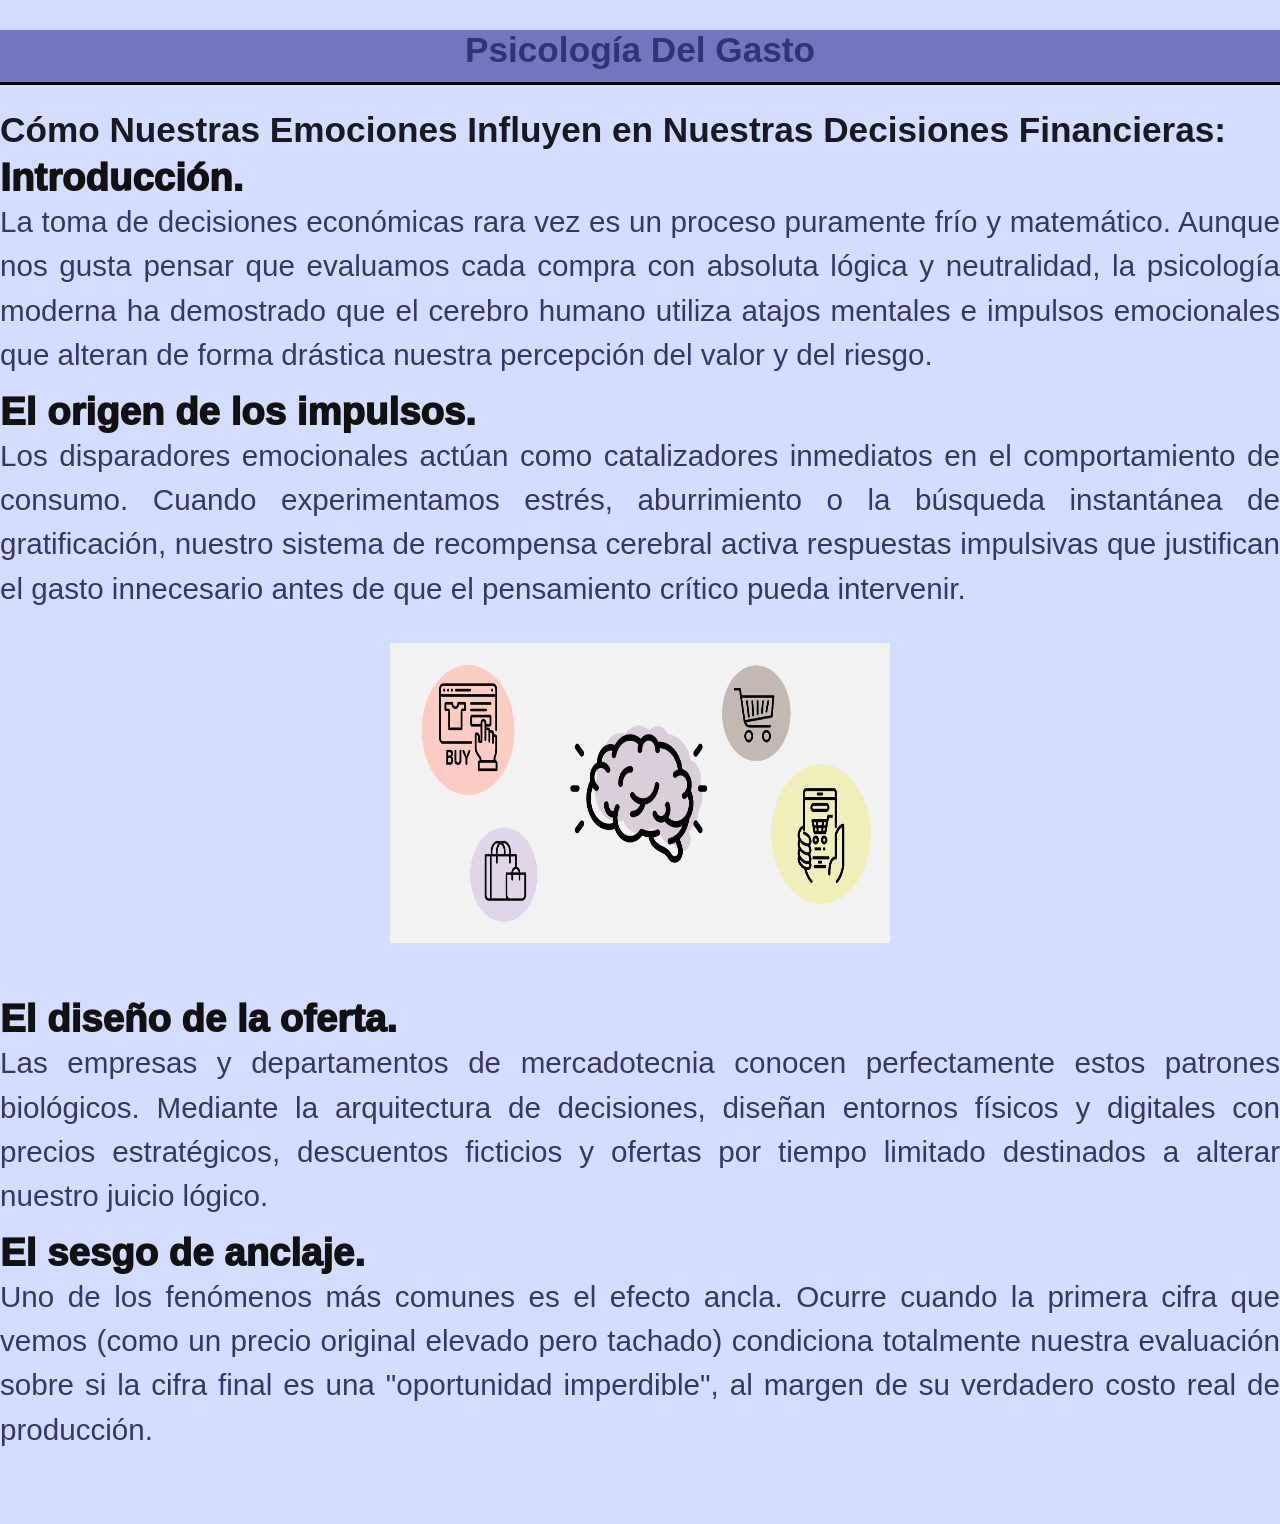
<file: css/articulo.html>
<!DOCTYPE html>
<html lang="es">
<head>
    <meta charset="UTF-8">
    <meta name="viewport" content="width=device-width, initial-scale=1.0">
    <title>Artículo</title>

    <!--FUENTES-->
    <link rel="preconnect" href="https://fonts.googleapis.com">

    <!--CSS-->
    <link rel="stylesheet" href="/css/articulo.css">
</head>

<body>
    <header>
        <h1>Psicología Del Gasto</h1>
    </header>

    <main>
        <header>
            <h2>Cómo Nuestras Emociones Influyen en Nuestras Decisiones Financieras:</h2>
        </header>

        <article>
            <div class="contenedor">
                <h3>Introducción.</h3>
                <p>La toma de decisiones económicas rara vez es un proceso puramente frío y matemático. Aunque nos gusta pensar que evaluamos cada compra con absoluta lógica y neutralidad, la psicología moderna ha demostrado que el cerebro humano utiliza atajos mentales e impulsos emocionales que alteran de forma drástica nuestra percepción del valor y del riesgo.</p>
                
                <h3>El origen de los impulsos.</h3>
                <p>Los disparadores emocionales actúan como catalizadores inmediatos en el comportamiento de consumo. Cuando experimentamos estrés, aburrimiento o la búsqueda instantánea de gratificación, nuestro sistema de recompensa cerebral activa respuestas impulsivas que justifican el gasto innecesario antes de que el pensamiento crítico pueda intervenir.</p>
            
                <div class="container">
                    <div class="items">
                        <img src="/imagenes/Sesgos.imagen1.png" alt="Psicología del Gasto">
                    </div>
                </div>


            </div>

            <div class="contenedor">
                <h3>El diseño de la oferta.</h3>
                <p>Las empresas y departamentos de mercadotecnia conocen perfectamente estos patrones biológicos. Mediante la arquitectura de decisiones, diseñan entornos físicos y digitales con precios estratégicos, descuentos ficticios y ofertas por tiempo limitado destinados a alterar nuestro juicio lógico.</p>

                <h3>El sesgo de anclaje.</h3>
                <p>Uno de los fenómenos más comunes es el efecto ancla. Ocurre cuando la primera cifra que vemos (como un precio original elevado pero tachado) condiciona totalmente nuestra evaluación sobre si la cifra final es una "oportunidad imperdible", al margen de su verdadero costo real de producción.</p>
</file>
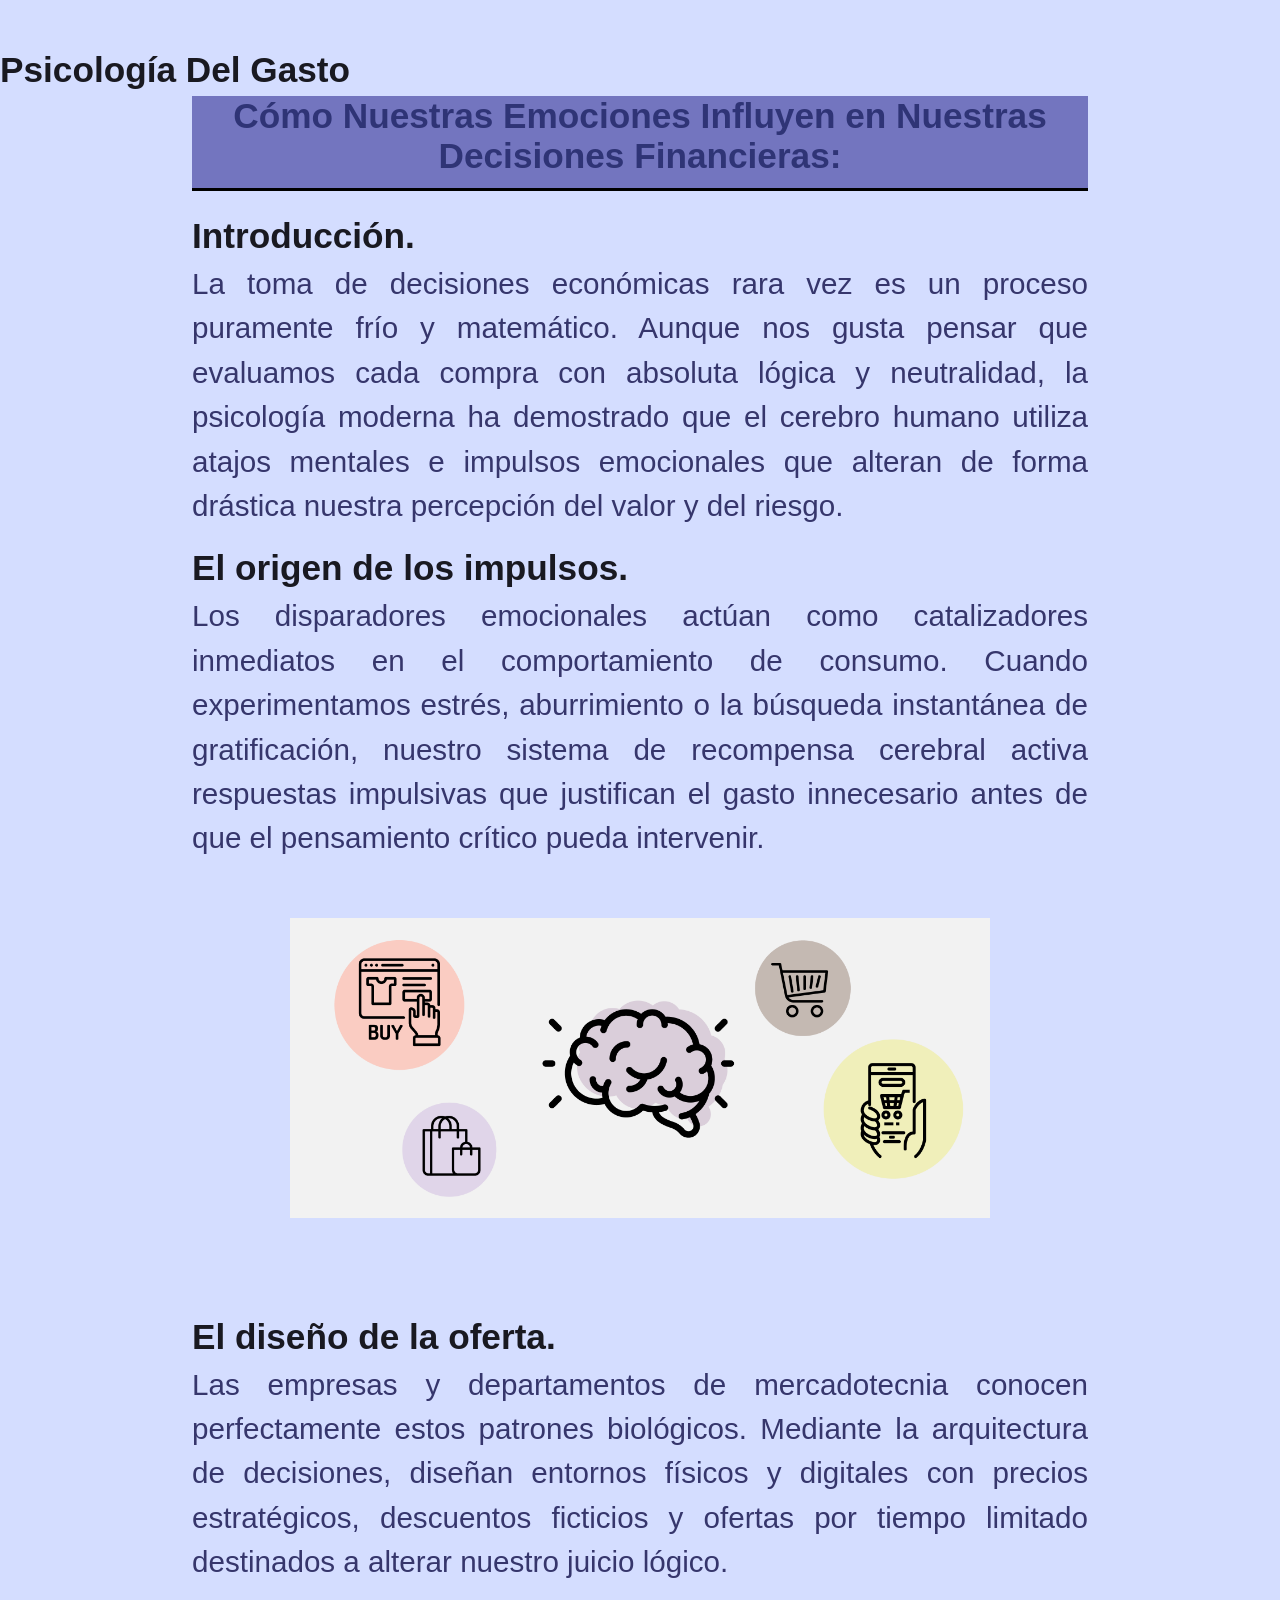
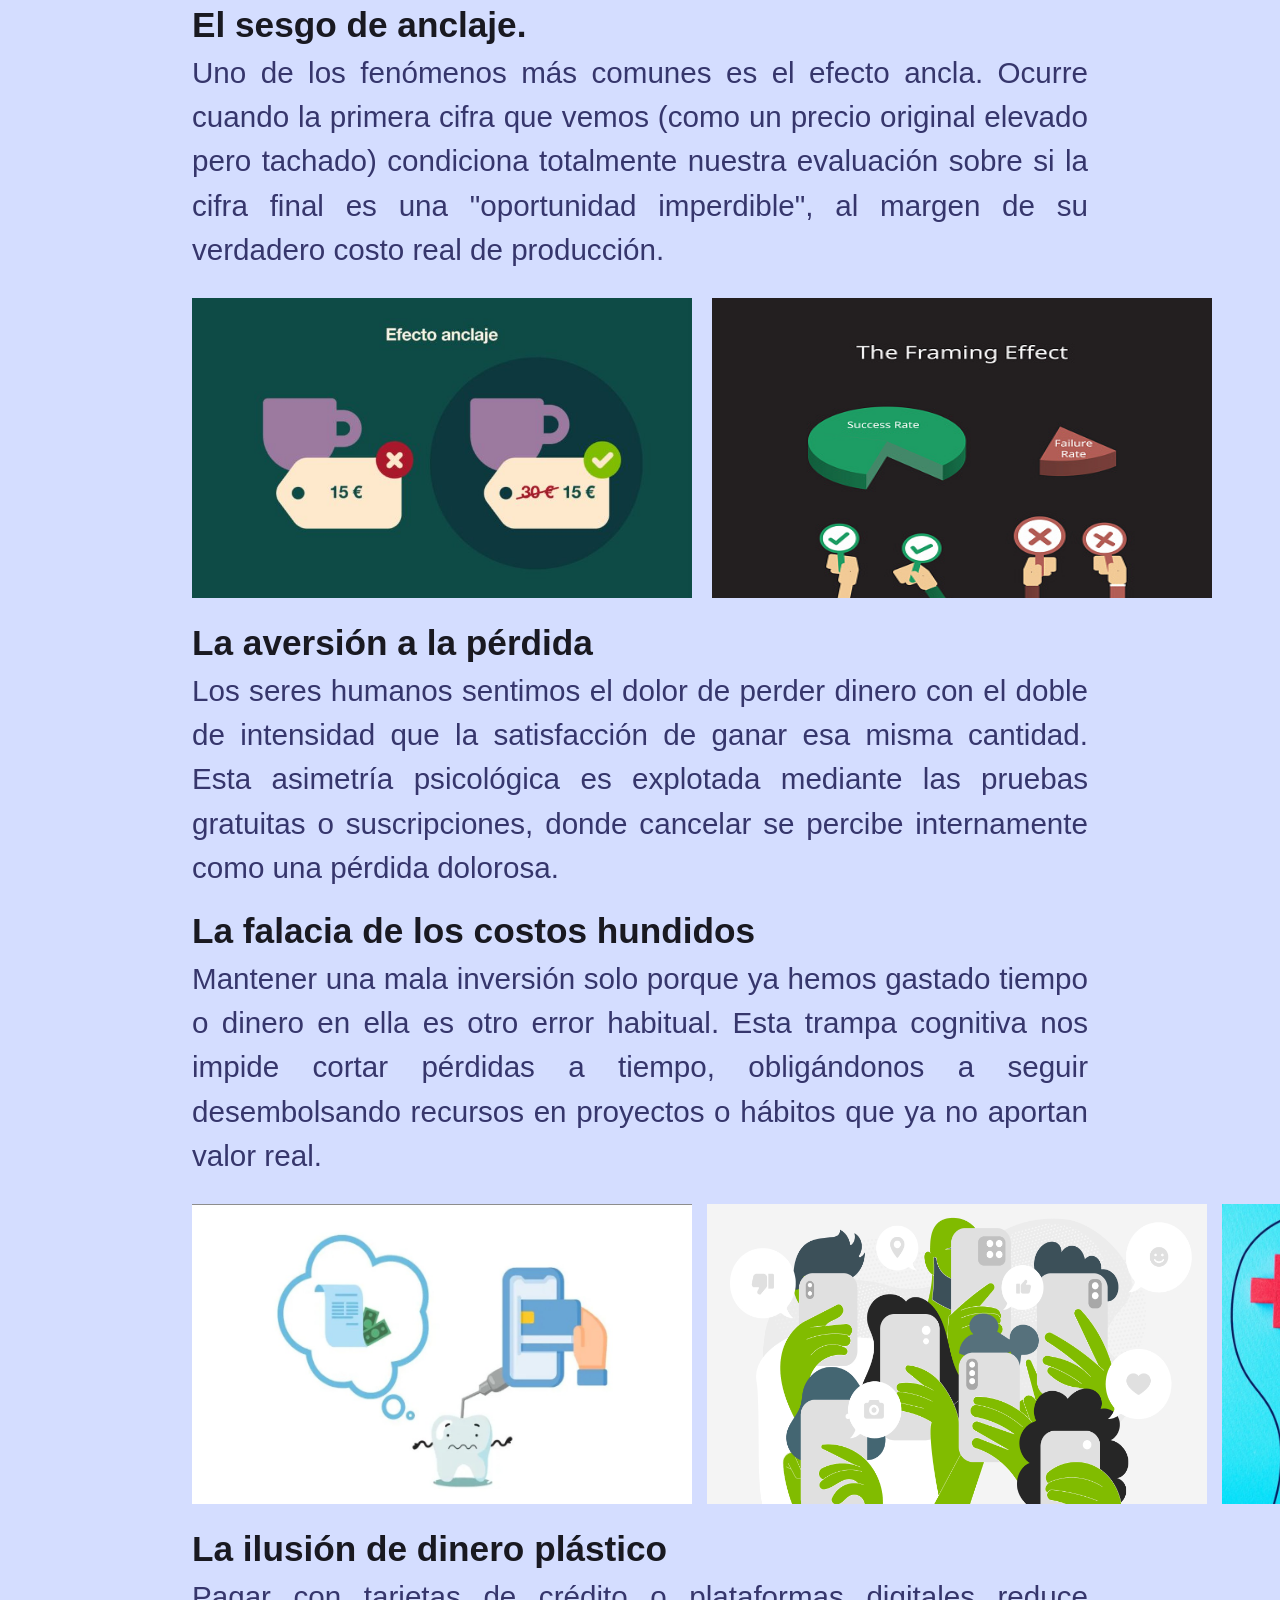
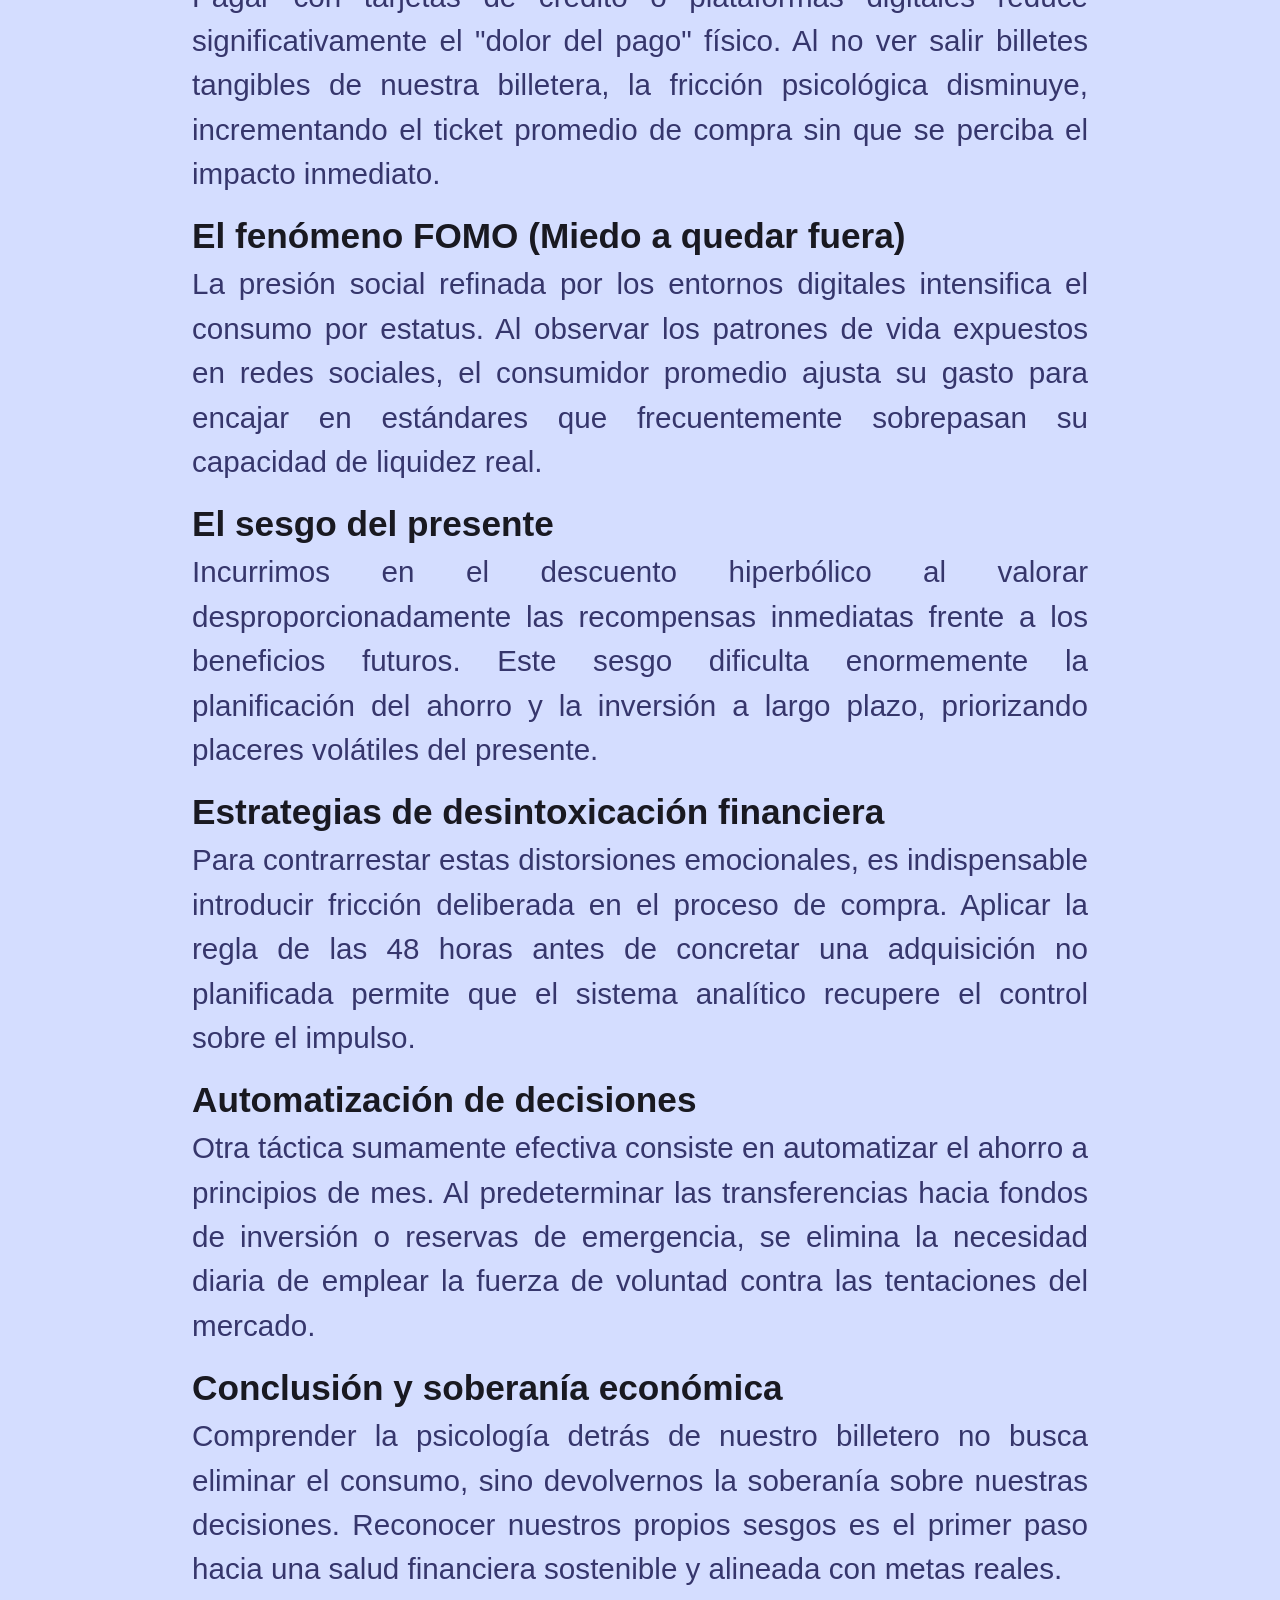
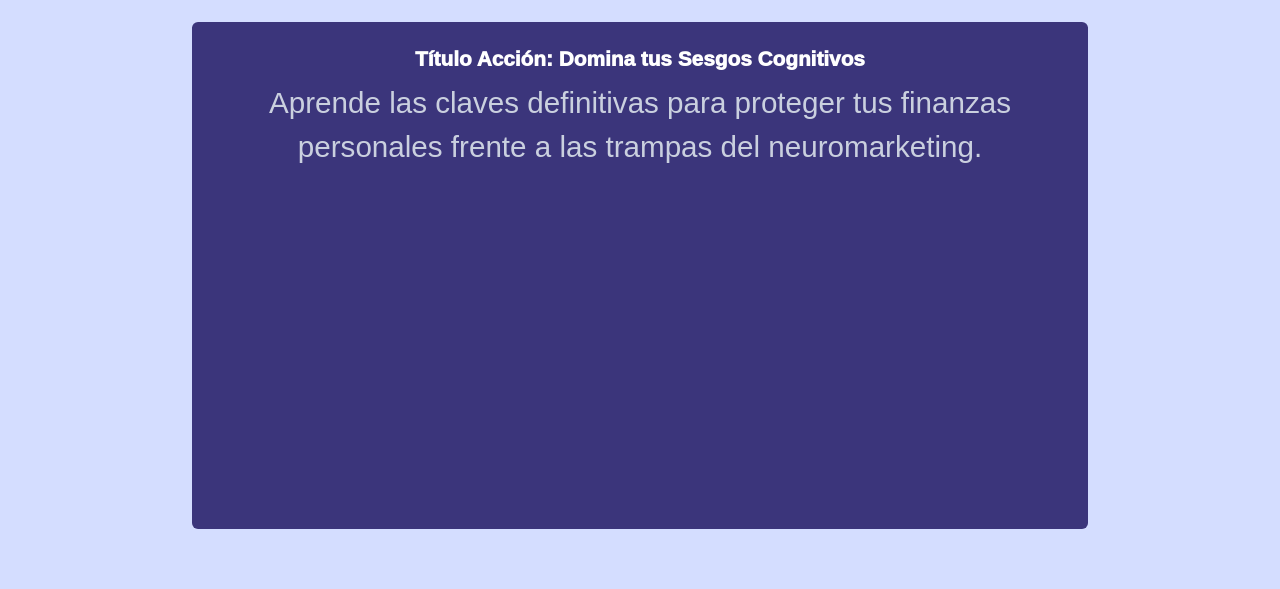
<file: ejercicios/articulo.html>
<!DOCTYPE html>
<html lang="es">
<head>
    <meta charset="UTF-8">
    <meta name="viewport" content="width=device-width, initial-scale=1.0">
    <title>Artículo</title>

    <!--FUENTES-->
    <link rel="preconnect" href="https://fonts.googleapis.com">

    <!--CSS-->
    <link rel="stylesheet" href="../css/articulo.css">
</head>

<body>
    <header>
        <h2>Psicología Del Gasto</h2>
    </header>

    <main class="main-content">

        

        <article>
            <header>
            <h1>Cómo Nuestras Emociones Influyen en Nuestras Decisiones Financieras:</h1>
        </header>
            <div class="contenedor">
                <h2>Introducción.</h2>
                <p>La toma de decisiones económicas rara vez es un proceso puramente frío y matemático. Aunque nos gusta pensar que evaluamos cada compra con absoluta lógica y neutralidad, la psicología moderna ha demostrado que el cerebro humano utiliza atajos mentales e impulsos emocionales que alteran de forma drástica nuestra percepción del valor y del riesgo.</p>
                
                <h2>El origen de los impulsos.</h2>
                <p>Los disparadores emocionales actúan como catalizadores inmediatos en el comportamiento de consumo. Cuando experimentamos estrés, aburrimiento o la búsqueda instantánea de gratificación, nuestro sistema de recompensa cerebral activa respuestas impulsivas que justifican el gasto innecesario antes de que el pensamiento crítico pueda intervenir.</p>
            
                <div class="container">
                    <div class="items">
                        <img src="../imagenes/Sesgos.imagen1.png" alt="Psicología del gasto y cerebro consumidor" class="article-image">
                    </div>
                </div>


            </div>

            <div class="contenedor">
                <h2>El diseño de la oferta.</h2>
                <p>Las empresas y departamentos de mercadotecnia conocen perfectamente estos patrones biológicos. Mediante la arquitectura de decisiones, diseñan entornos físicos y digitales con precios estratégicos, descuentos ficticios y ofertas por tiempo limitado destinados a alterar nuestro juicio lógico.</p>

                <h2>El sesgo de anclaje.</h2>
                <p>Uno de los fenómenos más comunes es el efecto ancla. Ocurre cuando la primera cifra que vemos (como un precio original elevado pero tachado) condiciona totalmente nuestra evaluación sobre si la cifra final es una "oportunidad imperdible", al margen de su verdadero costo real de producción.</p>

                <div class="image-grid-2">
            <img src="../imagenes/sesgos.imagen2.jpg" alt="Ilustración del Efecto Anclaje">
            <img src="../imagenes/sesgos.imagen3.jpg" alt="The Framing Effect gráfico">
        </div>

                <h2>La aversión a la pérdida</h2>
                <p>Los seres humanos sentimos el dolor de perder dinero con el doble de intensidad que la satisfacción de ganar esa misma cantidad. Esta asimetría psicológica es explotada mediante las pruebas gratuitas o suscripciones, donde cancelar se percibe internamente como una pérdida dolorosa.</p>

                <h2>La falacia de los costos hundidos</h2>
                <p>Mantener una mala inversión solo porque ya hemos gastado tiempo o dinero en ella es otro error habitual. Esta trampa cognitiva nos impide cortar pérdidas a tiempo, obligándonos a seguir desembolsando recursos en proyectos o hábitos que ya no aportan valor real.</p>
           </section>
                <div class="image-grid-3">
            <img src="../imagenes/sesgos.imagen4.jpg" alt="Enfoque cognitivo">
            <img src="../imagenes/sesgos.imagen5.jpg" alt="Ilustración de dinero digital">
            <img src="../imagenes/sesgos.imagen6.jpg" alt="Presión social y FOMO">
        </div>

        <section>
            <h2>La ilusión de dinero plástico</h2>
            <p>Pagar con tarjetas de crédito o plataformas digitales reduce significativamente el "dolor del pago" físico. Al no ver salir billetes tangibles de nuestra billetera, la fricción psicológica disminuye, incrementando el ticket promedio de compra sin que se perciba el impacto inmediato.</p>

            <h2>El fenómeno FOMO (Miedo a quedar fuera)</h2>
            <p>La presión social refinada por los entornos digitales intensifica el consumo por estatus. Al observar los patrones de vida expuestos en redes sociales, el consumidor promedio ajusta su gasto para encajar en estándares que frecuentemente sobrepasan su capacidad de liquidez real.</p>

            <h2>El sesgo del presente</h2>
            <p>Incurrimos en el descuento hiperbólico al valorar desproporcionadamente las recompensas inmediatas frente a los beneficios futuros. Este sesgo dificulta enormemente la planificación del ahorro y la inversión a largo plazo, priorizando placeres volátiles del presente.</p>

            <h2>Estrategias de desintoxicación financiera</h2>
            <p>Para contrarrestar estas distorsiones emocionales, es indispensable introducir fricción deliberada en el proceso de compra. Aplicar la regla de las 48 horas antes de concretar una adquisición no planificada permite que el sistema analítico recupere el control sobre el impulso.</p>

            <h2>Automatización de decisiones</h2>
            <p>Otra táctica sumamente efectiva consiste en automatizar el ahorro a principios de mes. Al predeterminar las transferencias hacia fondos de inversión o reservas de emergencia, se elimina la necesidad diaria de emplear la fuerza de voluntad contra las tentaciones del mercado.</p>

            <h2>Conclusión y soberanía económica</h2>
            <p>Comprender la psicología detrás de nuestro billetero no busca eliminar el consumo, sino devolvernos la soberanía sobre nuestras decisiones. Reconocer nuestros propios sesgos es el primer paso hacia una salud financiera sostenible y alineada con metas reales.</p>
        </section>

        <!-- Sección de video / Llamado a la acción (CTA) -->
        </header>
    <section>
        <div class="cta-section">
            <h3>Título Acción: Domina tus Sesgos Cognitivos</h3>
            <p>Aprende las claves definitivas para proteger tus finanzas personales frente a las trampas del neuromarketing.</p>
             <div>
            <iframe width="560" height="315" src="https://www.youtube.com/embed/u7zakigS2rQ?si=D3cwNJWjtid_g3q7&amp;controls=0" title="YouTube video player" frameborder="0" allow="accelerometer; autoplay; clipboard-write; encrypted-media; gyroscope; picture-in-picture; web-share" referrerpolicy="strict-origin-when-cross-origin" allowfullscreen></iframe>
              <div>
        </div>
    </section>

</body>
</html>
</file>
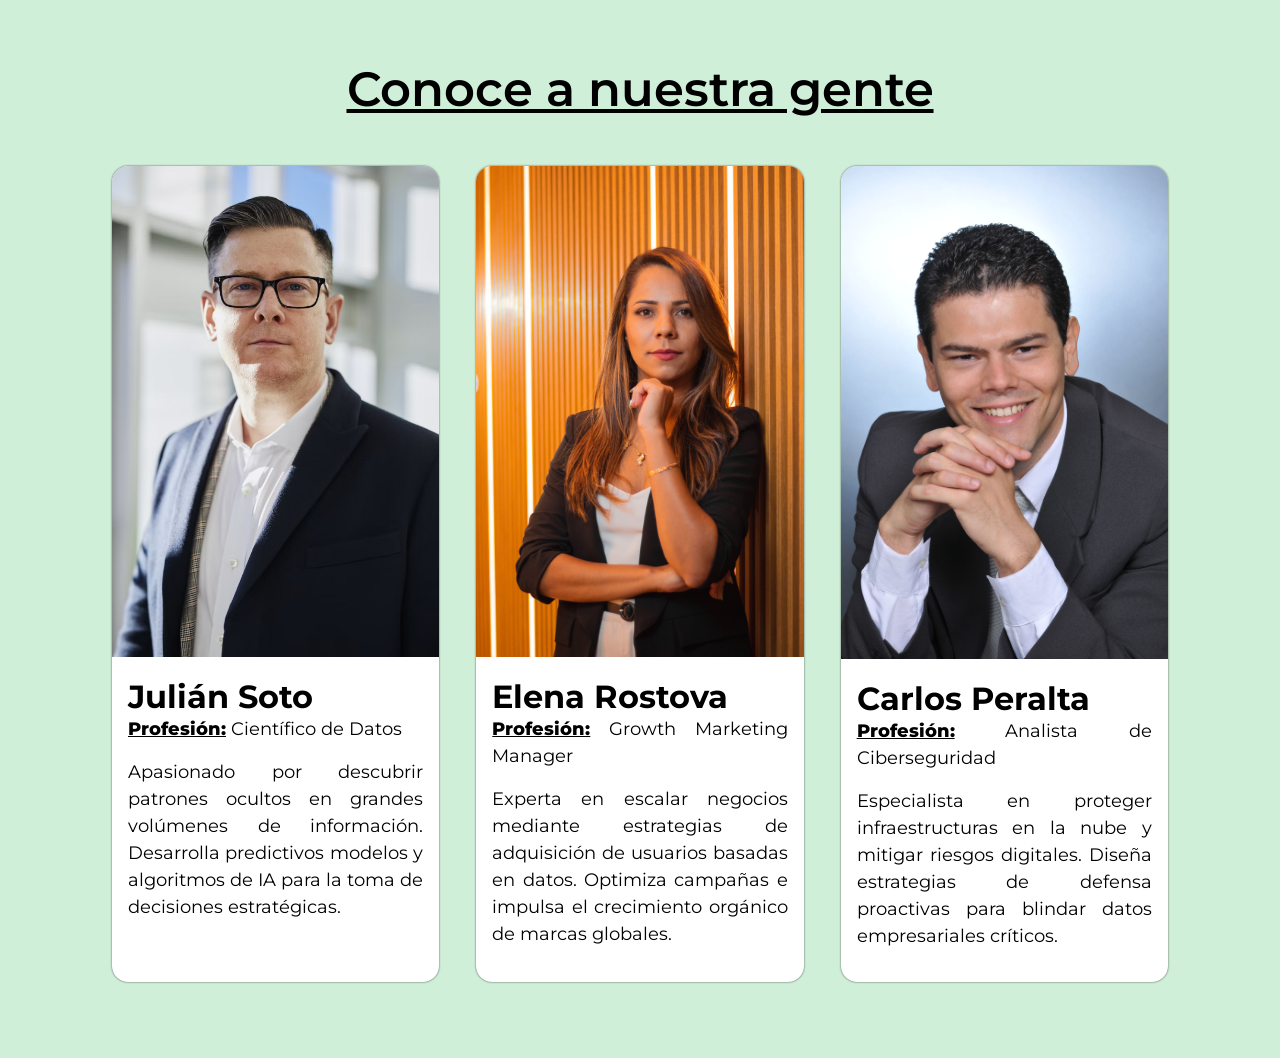
<file: ejercicios/cards.html>
<!DOCTYPE html>
<html lang="en">
<head>
    <meta charset="UTF-8">
    <meta name="viewport" content="width=device-width, initial-scale=1.0">
    <title>Document</title>
    <!--FUENTES-->
    <link href="https://fonts.googleapis.com/css2?family=Montserrat:wght@400;600;800&display=swap" rel="stylesheet">
    <!--CSS PROYECTO CARDS-->
    <link rel="stylesheet" href="../css/cards.css">
</head>
<body>
    <section id="cards-sec">
        <h2>Conoce a nuestra gente</h2>
        <div class="container">
            
            <!-- Card 1 -->
            <div class="items card">
                <img src="../imagenes/Julian soto.jpeg" alt="Julián Soto">
                <div class="contenido">
                    <h3>Julián Soto</h3>
                    <p><span class="prof">Profesión:</span> Científico de Datos</p>
                    <p>Apasionado por descubrir patrones ocultos en grandes volúmenes de información. Desarrolla predictivos modelos y algoritmos de IA para la toma de decisiones estratégicas.</p>
                </div>
            </div>

            <!-- Card 2 -->
            <div class="items card">
                <img src="../imagenes/Elena.jpg" alt="Elena Rostova">
                <div class="contenido">
                    <h3>Elena Rostova</h3>
                    <p><span class="prof">Profesión:</span> Growth Marketing Manager</p>
                    <p>Experta en escalar negocios mediante estrategias de adquisición de usuarios basadas en datos. Optimiza campañas e impulsa el crecimiento orgánico de marcas globales.</p>
                </div>
            </div>

            <!-- Card 3 -->
            <div class="items card">
                <img src="../imagenes/Carlos.jpg" alt="Carlos Peralta">
                <div class="contenido">
                    <h3>Carlos Peralta</h3>
                    <p><span class="prof">Profesión:</span> Analista de Ciberseguridad</p>
                    <p>Especialista en proteger infraestructuras en la nube y mitigar riesgos digitales. Diseña estrategias de defensa proactivas para blindar datos empresariales críticos.</p>
                </div>
            </div>

        </div>
    </section>
</body>
</html>
</file>
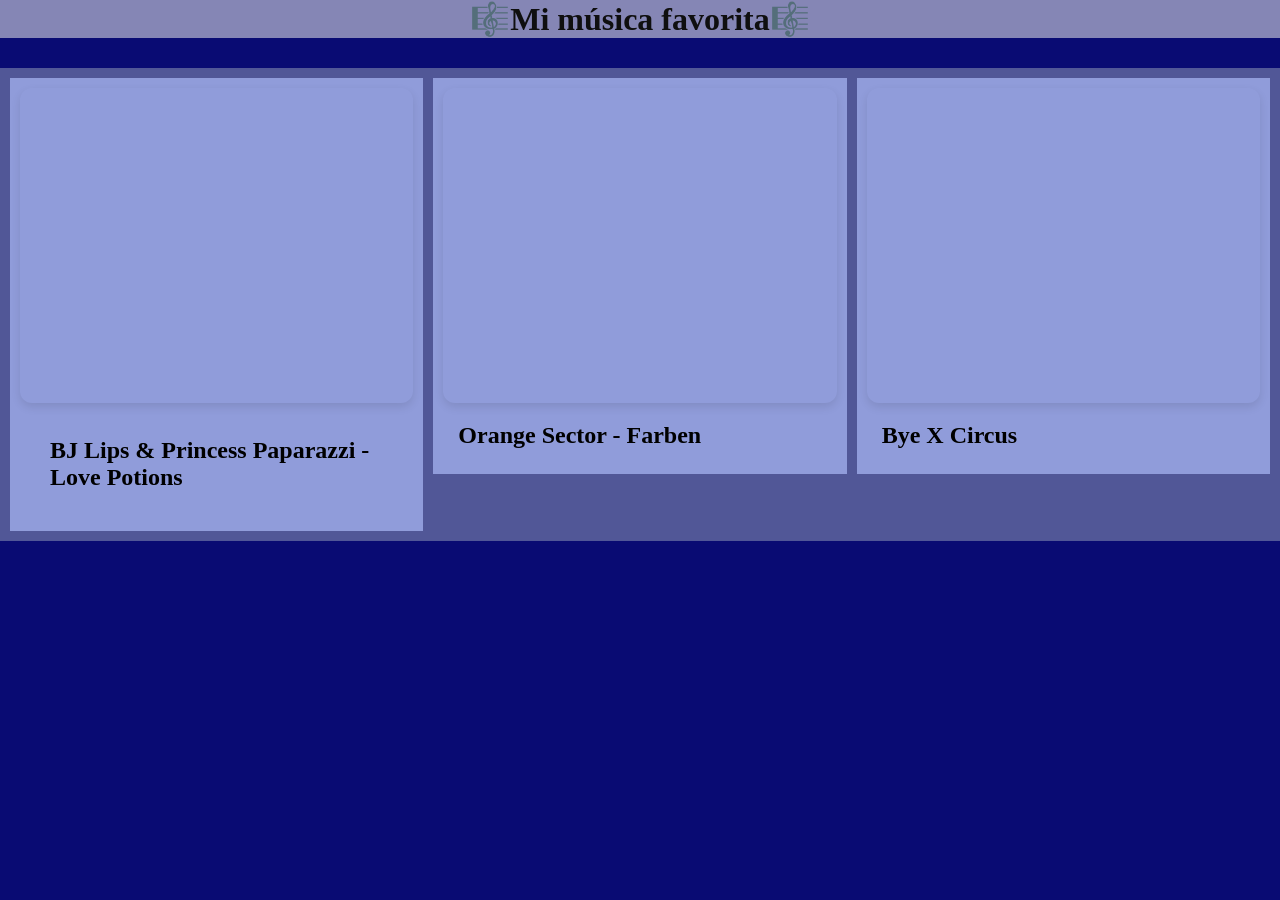
<file: ejercicios/flexbox.html>
<!DOCTYPE html>
<html lang="en">
<head>
    <meta charset="UTF-8">
    <meta name="viewport" content="width=device-width, initial-scale=1.0">
    <title>Galería de Youtube</title>
    <link rel="stylesheet" href="/css/flexbox.css">

    <style>
        .flex-container {
            display: flex;
            background-color: #515797;
            padding: 5px;
            flex-direction: row;
            justify-content: space-between;
        }

        .flex-container div {
            background-color: #909cda;
            margin: 5px;
            padding: 10px;
        }

        h1 {
            text-align: center;
            margin-bottom: 30px;
            color: #0f0f0f;
            font-size: 2rem;
        }

h1 {
            text-align: center;
            margin-bottom: 30px;
            color: #0f0f0f;
            font-size: 2rem;
        }

        /* Contenedor principal en una sola fila con Flexbox */
        .galeria-videos {
            display: flex;
            flex-direction: row;
            justify-content: center;
            align-items: flex-start;
            gap: 20px;
            width: 100%;
            max-width: 1200px;
        }

        /* Cada tarjeta de video */
        .video-card {
            flex: 1;
            display: flex;
            flex-direction: column;
        }

        /* Estilo y dimensionamiento del iframe mediante CSS */
        .video-card iframe {
            width: 100%;
            aspect-ratio: 16 / 9;
            border: none;
            border-radius: 12px;
            box-shadow: 0 4px 10px rgba(0, 0, 0, 0.1);
        }

    </style>
</head>
<body>
    <header>
        <h1>&#127932;Mi música favorita&#127932;</h1>
    </header>
    <section>
        <div class="flex-container">
        <!-- Video 1 -->
        <article class="video-card">
            <div>
            <iframe width="560" height="315" src="https://www.youtube.com/embed/eTeT2vUxJrI?si=8ApZuaL4mJuRiZDx" title="YouTube video player" frameborder="0" allow="accelerometer; autoplay; clipboard-write; encrypted-media; gyroscope; picture-in-picture; web-share" referrerpolicy="strict-origin-when-cross-origin" allowfullscreen></iframe>
            <div>
                <div class="video-info">
                <h2>BJ Lips & Princess Paparazzi - Love Potions</h2>
            </div>
        </article>

        <!-- Video 2 -->
            <article class="video-card">
            <div>
            <iframe width="560" height="315" src="https://www.youtube.com/embed/j2HkGuFd9lM?si=RleFDG44Zh7M2ATr" title="YouTube video player" frameborder="0" allow="accelerometer; autoplay; clipboard-write; encrypted-media; gyroscope; picture-in-picture; web-share" referrerpolicy="strict-origin-when-cross-origin" allowfullscreen></iframe>
                <div class="video-info">
                <h2>Orange Sector - Farben</h2>
            </div>
        </article>

        <!-- Video 3 -->
            <article class="video-card">
            <div>
            <iframe width="560" height="315" src="https://www.youtube.com/embed/jp5UMWjCgkc?si=eU3bkl3wWOf5pibI" title="YouTube video player" frameborder="0" allow="accelerometer; autoplay; clipboard-write; encrypted-media; gyroscope; picture-in-picture; web-share" referrerpolicy="strict-origin-when-cross-origin" allowfullscreen></iframe>
                <div class="video-info">
                <h2>Bye X Circus</h2>
            </div>
        </article>
            
        </div>
    </section>

</body>
</html>
</file>
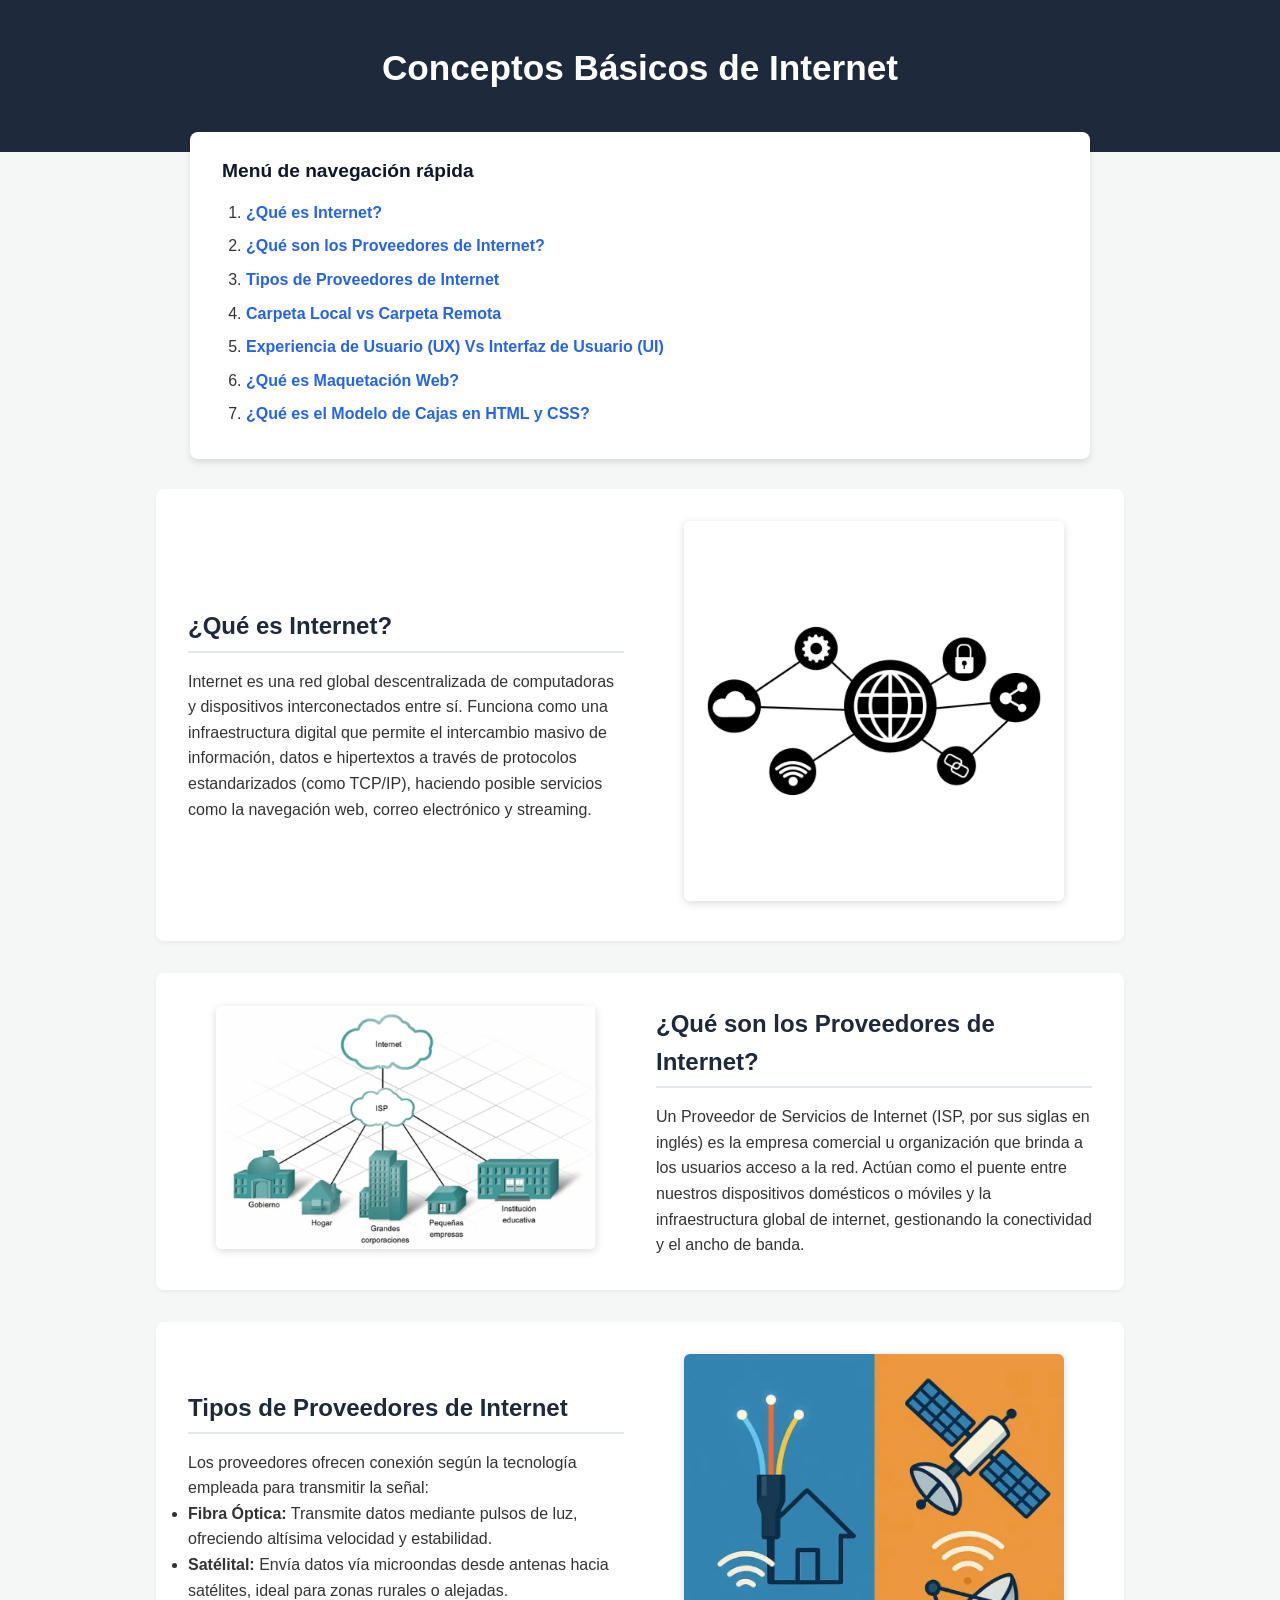
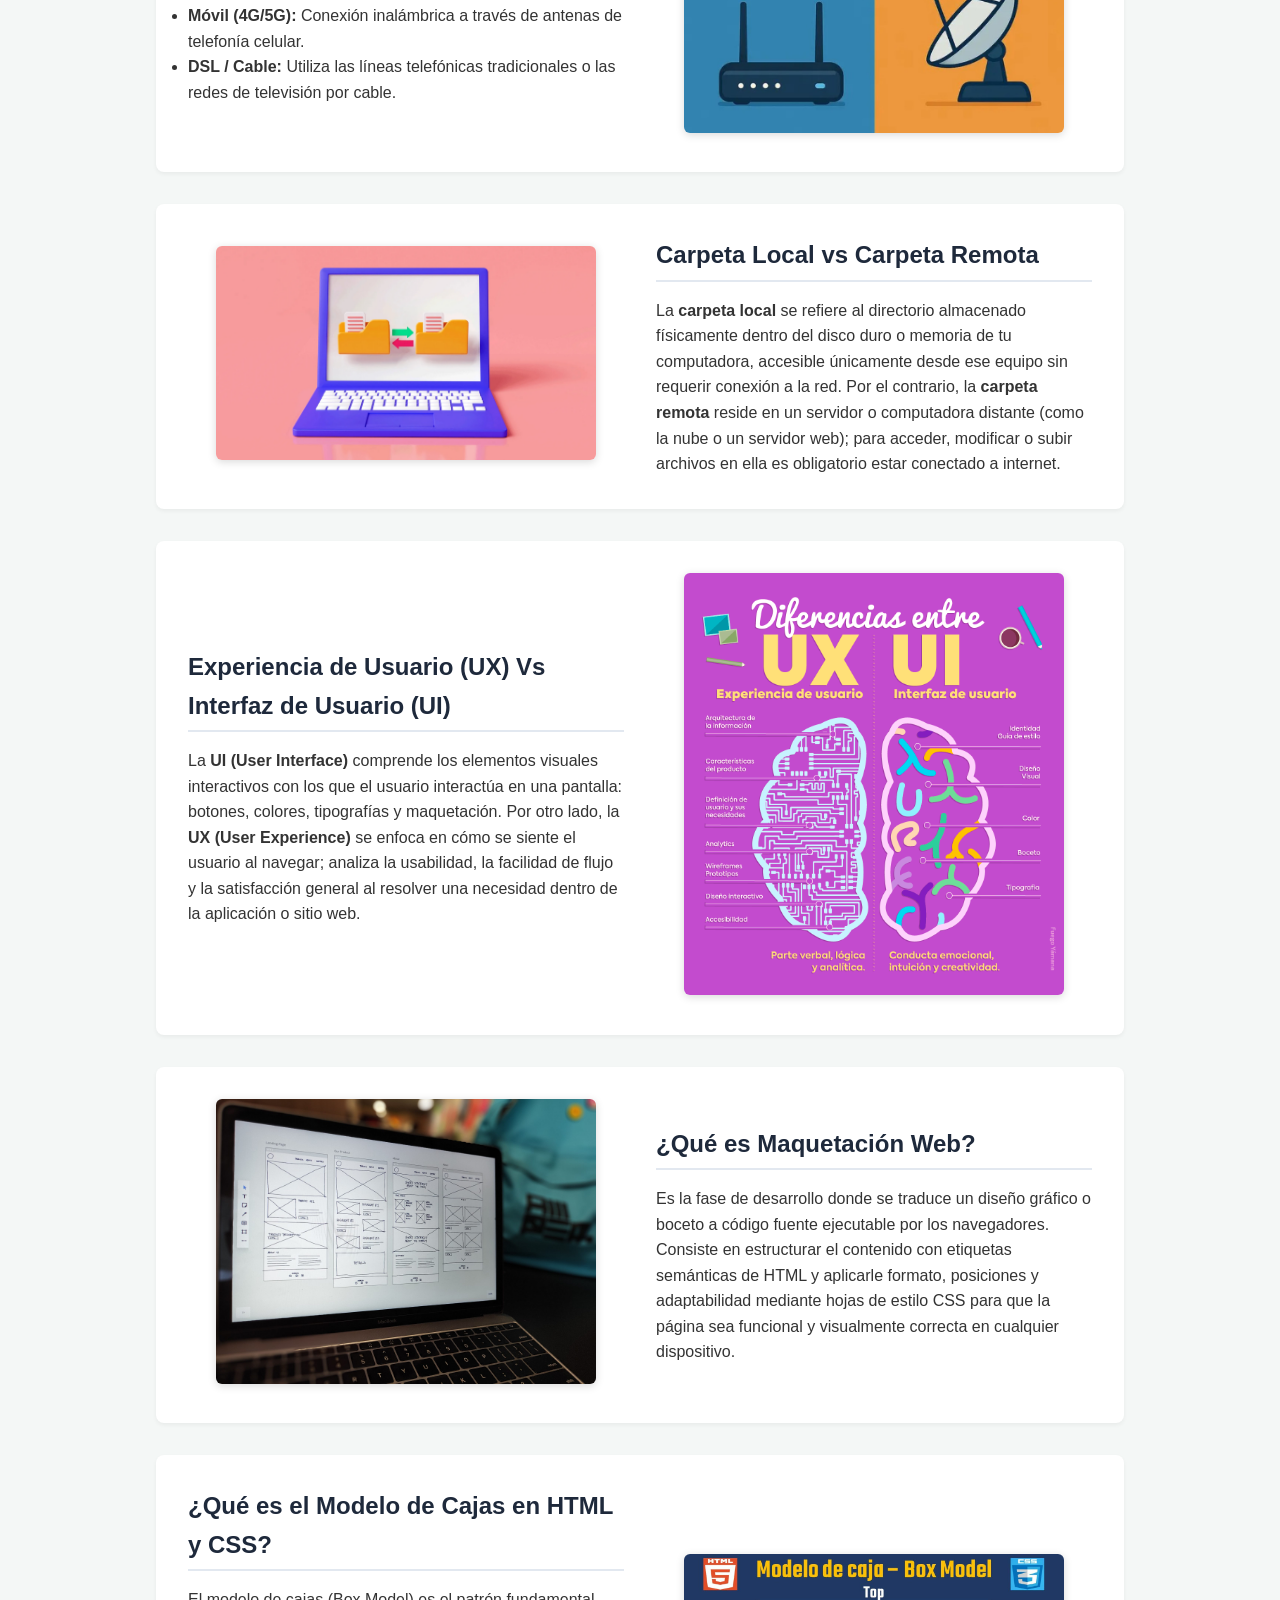
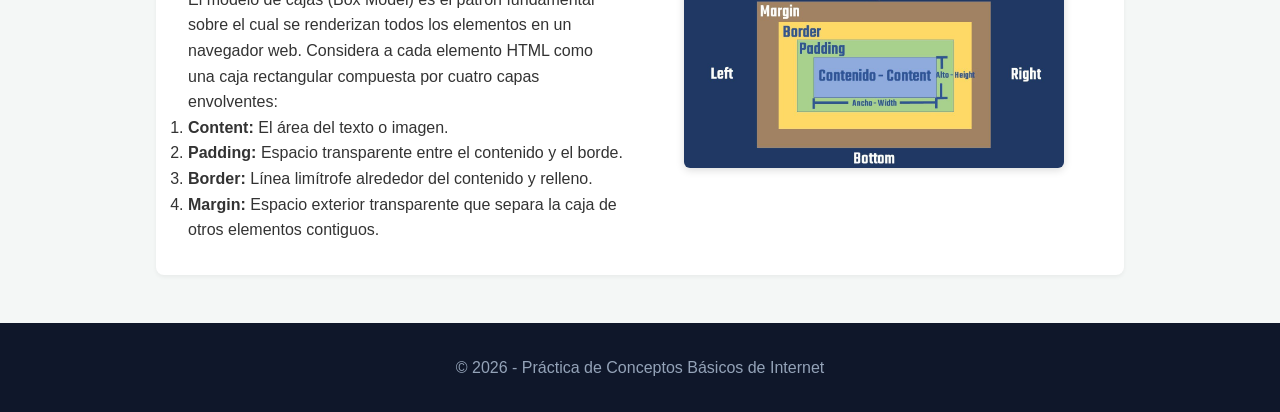
<file: ejercicios/internet.html>
<!DOCTYPE html>
<html lang="en">
<head>
    <meta charset="UTF-8">
    <meta name="viewport" content="width=device-width, initial-scale=1.0">
    <title>Document</title>
</head>
<body>
<style>
        * {
            box-sizing: border-box;
            margin: 0;
            padding: 0;
        }

        body {
            font-family: 'Segoe UI', Tahoma, Geneva, Verdana, sans-serif;
            line-height: 1.6;
            color: #333;
            background-color: #f4f7f6;
        }

        header {
            background-color: #1e293b;
            color: #ffffff;
            padding: 2.5rem 1rem;
            text-align: center;
        }

        header h1 {
            font-size: 2.2rem;
            margin-bottom: 1rem;
        }

        nav {
            background-color: #ffffff;
            max-width: 900px;
            margin: -20px auto 30px auto;
            padding: 1.5rem 2rem;
            border-radius: 8px;
            box-shadow: 0 4px 6px rgba(0,0,0,0.1);
        }

        nav h2 {
            font-size: 1.2rem;
            color: #0f172a;
            margin-bottom: 0.8rem;
        }

        nav ol {
            padding-left: 1.5rem;
        }

        nav li {
            margin-bottom: 0.5rem;
        }

        nav a {
            color: #2563eb;
            text-decoration: none;
            font-weight: 600;
        }

        nav a:hover {
            text-decoration: underline;
        }

        main {
            max-width: 1000px;
            margin: 0 auto;
            padding: 0 1rem;
        }

        .concepto {
            background-color: #ffffff;
            margin-bottom: 2rem;
            padding: 2rem;
            border-radius: 8px;
            box-shadow: 0 2px 4px rgba(0,0,0,0.05);
            display: flex;
            align-items: center;
            gap: 2rem;
            flex-wrap: wrap;
        }

        /* Diseño alternado (impares: texto izq / img der, pares: img izq / texto der) */
        .concepto.reverse {
            flex-direction: row-reverse;
        }

        .concepto-contenido {
            flex: 1;
            min-width: 280px;
        }

        .concepto-imagen {
            flex: 1;
            min-width: 280px;
            text-align: center;
        }

        .concepto-imagen img {
            width: 100%;
            max-width: 380px;
            height: auto;
            border-radius: 6px;
            box-shadow: 0 2px 8px rgba(0,0,0,0.15);
        }

        .concepto h2 {
            color: #1e293b;
            margin-bottom: 1rem;
            font-size: 1.5rem;
            border-bottom: 2px solid #e2e8f0;
            padding-bottom: 0.3rem;
        }

        footer {
            text-align: center;
            padding: 2rem 1rem;
            background-color: #0f172a;
            color: #94a3b8;
            margin-top: 3rem;
        }
    </style>
</head>
<body>

    <header>
        <h1>Conceptos Básicos de Internet</h1>
    </header>

    <nav>
        <h2>Menú de navegación rápida</h2>
        <ol>
            <li><a href="#que-es-internet">¿Qué es Internet?</a></li>
            <li><a href="#proveedores-internet">¿Qué son los Proveedores de Internet?</a></li>
            <li><a href="#tipos-proveedores">Tipos de Proveedores de Internet</a></li>
            <li><a href="#carpeta-local-remota">Carpeta Local vs Carpeta Remota</a></li>
            <li><a href="#ux-vs-ui">Experiencia de Usuario (UX) Vs Interfaz de Usuario (UI)</a></li>
            <li><a href="#maquetacion-web">¿Qué es Maquetación Web?</a></li>
            <li><a href="#modelo-de-cajas">¿Qué es el Modelo de Cajas en HTML y CSS?</a></li>
        </ol>
    </nav>

    <main>

        <!-- Sección 1: Texto Izquierda - Imagen Derecha -->
        <section id="que-es-internet">
            <article class="concepto">
                <div class="concepto-contenido">
                    <h2>¿Qué es Internet?</h2>
                    <p>Internet es una red global descentralizada de computadoras y dispositivos interconectados entre sí. Funciona como una infraestructura digital que permite el intercambio masivo de información, datos e hipertextos a través de protocolos estandarizados (como TCP/IP), haciendo posible servicios como la navegación web, correo electrónico y streaming.</p>
                </div>
                <div class="concepto-imagen">
                    <img src="../imagenes/internet.jpg" alt="Ilustración de red global de internet">
                </div>
            </article>
        </section>

        <!-- Sección 2: Imagen Izquierda - Texto Derecha (reverse) -->
        <section id="proveedores-internet">
            <article class="concepto reverse">
                <div class="concepto-contenido">
                    <h2>¿Qué son los Proveedores de Internet?</h2>
                    <p>Un Proveedor de Servicios de Internet (ISP, por sus siglas en inglés) es la empresa comercial u organización que brinda a los usuarios acceso a la red. Actúan como el puente entre nuestros dispositivos domésticos o móviles y la infraestructura global de internet, gestionando la conectividad y el ancho de banda.</p>
                </div>
                <div class="concepto-imagen">
                    <img src="../imagenes/isp.jpg" alt="Concepto de ISP y servicio de red">
                </div>
            </article>
        </section>

        <!-- Sección 3: Texto Izquierda - Imagen Derecha -->
        <section id="tipos-proveedores">
            <article class="concepto">
                <div class="concepto-contenido">
                    <h2>Tipos de Proveedores de Internet</h2>
                    <p>Los proveedores ofrecen conexión según la tecnología empleada para transmitir la señal:</p>
                    <ul>
                        <li><strong>Fibra Óptica:</strong> Transmite datos mediante pulsos de luz, ofreciendo altísima velocidad y estabilidad.</li>
                        <li><strong>Satélital:</strong> Envía datos vía microondas desde antenas hacia satélites, ideal para zonas rurales o alejadas.</li>
                        <li><strong>Móvil (4G/5G):</strong> Conexión inalámbrica a través de antenas de telefonía celular.</li>
                        <li><strong>DSL / Cable:</strong> Utiliza las líneas telefónicas tradicionales o las redes de televisión por cable.</li>
                    </ul>
                </div>
                <div class="concepto-imagen">
                    <img src="../imagenes/tpi.jpg" alt="Tipos de conexión como fibra y satélite">
                </div>
            </article>
        </section>

        <!-- Sección 4: Imagen Izquierda - Texto Derecha (reverse) -->
        <section id="carpeta-local-remota">
            <article class="concepto reverse">
                <div class="concepto-contenido">
                    <h2>Carpeta Local vs Carpeta Remota</h2>
                    <p>La <strong>carpeta local</strong> se refiere al directorio almacenado físicamente dentro del disco duro o memoria de tu computadora, accesible únicamente desde ese equipo sin requerir conexión a la red. Por el contrario, la <strong>carpeta remota</strong> reside en un servidor o computadora distante (como la nube o un servidor web); para acceder, modificar o subir archivos en ella es obligatorio estar conectado a internet.</p>
                </div>
                <div class="concepto-imagen">
                    <img src="../imagenes/Carpeta local y remota.jpeg" alt="Esquema entre servidor local y servidor remoto">
                </div>
            </article>
        </section>

        <!-- Sección 5: Texto Izquierda - Imagen Derecha -->
        <section id="ux-vs-ui">
            <article class="concepto">
                <div class="concepto-contenido">
                    <h2>Experiencia de Usuario (UX) Vs Interfaz de Usuario (UI)</h2>
                    <p>La <strong>UI (User Interface)</strong> comprende los elementos visuales interactivos con los que el usuario interactúa en una pantalla: botones, colores, tipografías y maquetación. Por otro lado, la <strong>UX (User Experience)</strong> se enfoca en cómo se siente el usuario al navegar; analiza la usabilidad, la facilidad de flujo y la satisfacción general al resolver una necesidad dentro de la aplicación o sitio web.</p>
                </div>
                <div class="concepto-imagen">
                    <img src="../imagenes/UXUI.png" alt="Diagrama explicativo de UX y UI">
                </div>
            </article>
        </section>

        <!-- Sección 6: Imagen Izquierda - Texto Derecha (reverse) -->
        <section id="maquetacion-web">
            <article class="concepto reverse">
                <div class="concepto-contenido">
                    <h2>¿Qué es Maquetación Web?</h2>
                    <p>Es la fase de desarrollo donde se traduce un diseño gráfico o boceto a código fuente ejecutable por los navegadores. Consiste en estructurar el contenido con etiquetas semánticas de HTML y aplicarle formato, posiciones y adaptabilidad mediante hojas de estilo CSS para que la página sea funcional y visualmente correcta en cualquier dispositivo.</p>
                </div>
                <div class="concepto-imagen">
                    <img src="../imagenes/maquetacion web.jpg" alt="Bocetos de maquetación estructurada">
                </div>
            </article>
        </section>

        <!-- Sección 7: Texto Izquierda - Imagen Derecha -->
        <section id="modelo-de-cajas">
            <article class="concepto">
                <div class="concepto-contenido">
                    <h2>¿Qué es el Modelo de Cajas en HTML y CSS?</h2>
                    <p>El modelo de cajas (Box Model) es el patrón fundamental sobre el cual se renderizan todos los elementos en un navegador web. Considera a cada elemento HTML como una caja rectangular compuesta por cuatro capas envolventes:</p>
                    <ol>
                        <li><strong>Content:</strong> El área del texto o imagen.</li>
                        <li><strong>Padding:</strong> Espacio transparente entre el contenido y el borde.</li>
                        <li><strong>Border:</strong> Línea limítrofe alrededor del contenido y relleno.</li>
                        <li><strong>Margin:</strong> Espacio exterior transparente que separa la caja de otros elementos contiguos.</li>
                    </ol>
                </div>
                <div class="concepto-imagen">
                    <img src="../imagenes/caja modelo.jpg" alt="Esquema del Modelo de Cajas en CSS">
                </div>
            </article>
        </section>

    </main>

    <footer>
        <p>© 2026 - Práctica de Conceptos Básicos de Internet</p>
    </footer>

</body>
</html>






    
</body>
</html>
</file>
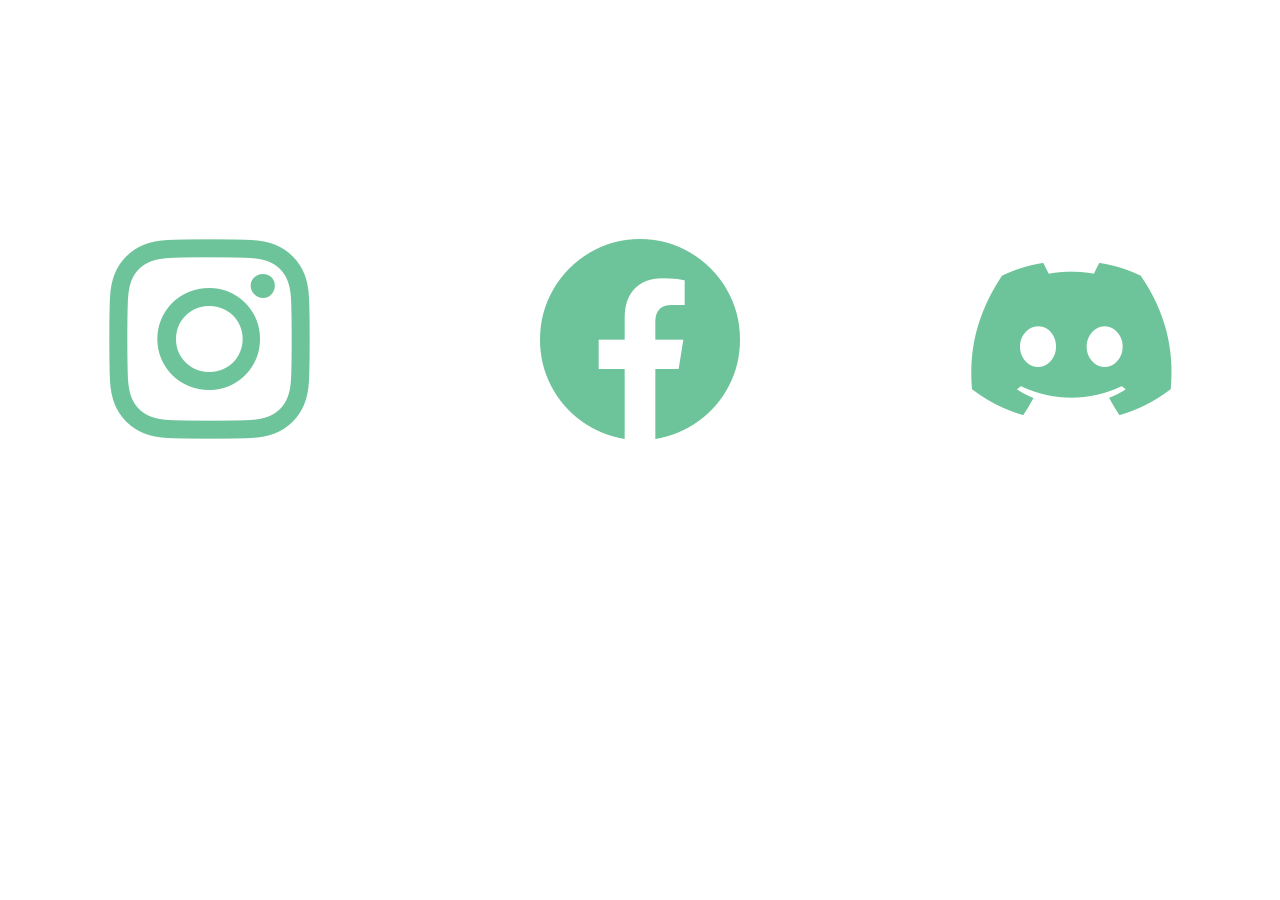
<file: ejercicios/social.html>
<!DOCTYPE html>
<html lang="en">
<head>
    <meta charset="UTF-8">
    <meta name="viewport" content="width=device-width, initial-scale=1.0">
    <title>Document</title>
    <!--BOOTSTRAP CSS-->
    <link rel="stylesheet" href="https://cdn.jsdelivr.net/npm/bootstrap-icons@1.13.2/font/bootstrap-icons.min.css">

    <!--CSS PRINCIPAL-->
    <link rel="stylesheet" href="../css/social.css">
</head>
<body>
    <div class="container">
        <div class="items">
            <i class="bi bi-instagram"></i>
        </div>
        <div class="items">
            <i class="bi bi-facebook fb"></i>
        </div>
        <div class="items">
            <i class="bi bi-discord"></i>
        </div>
    </div>
</body>
</html>
</file>
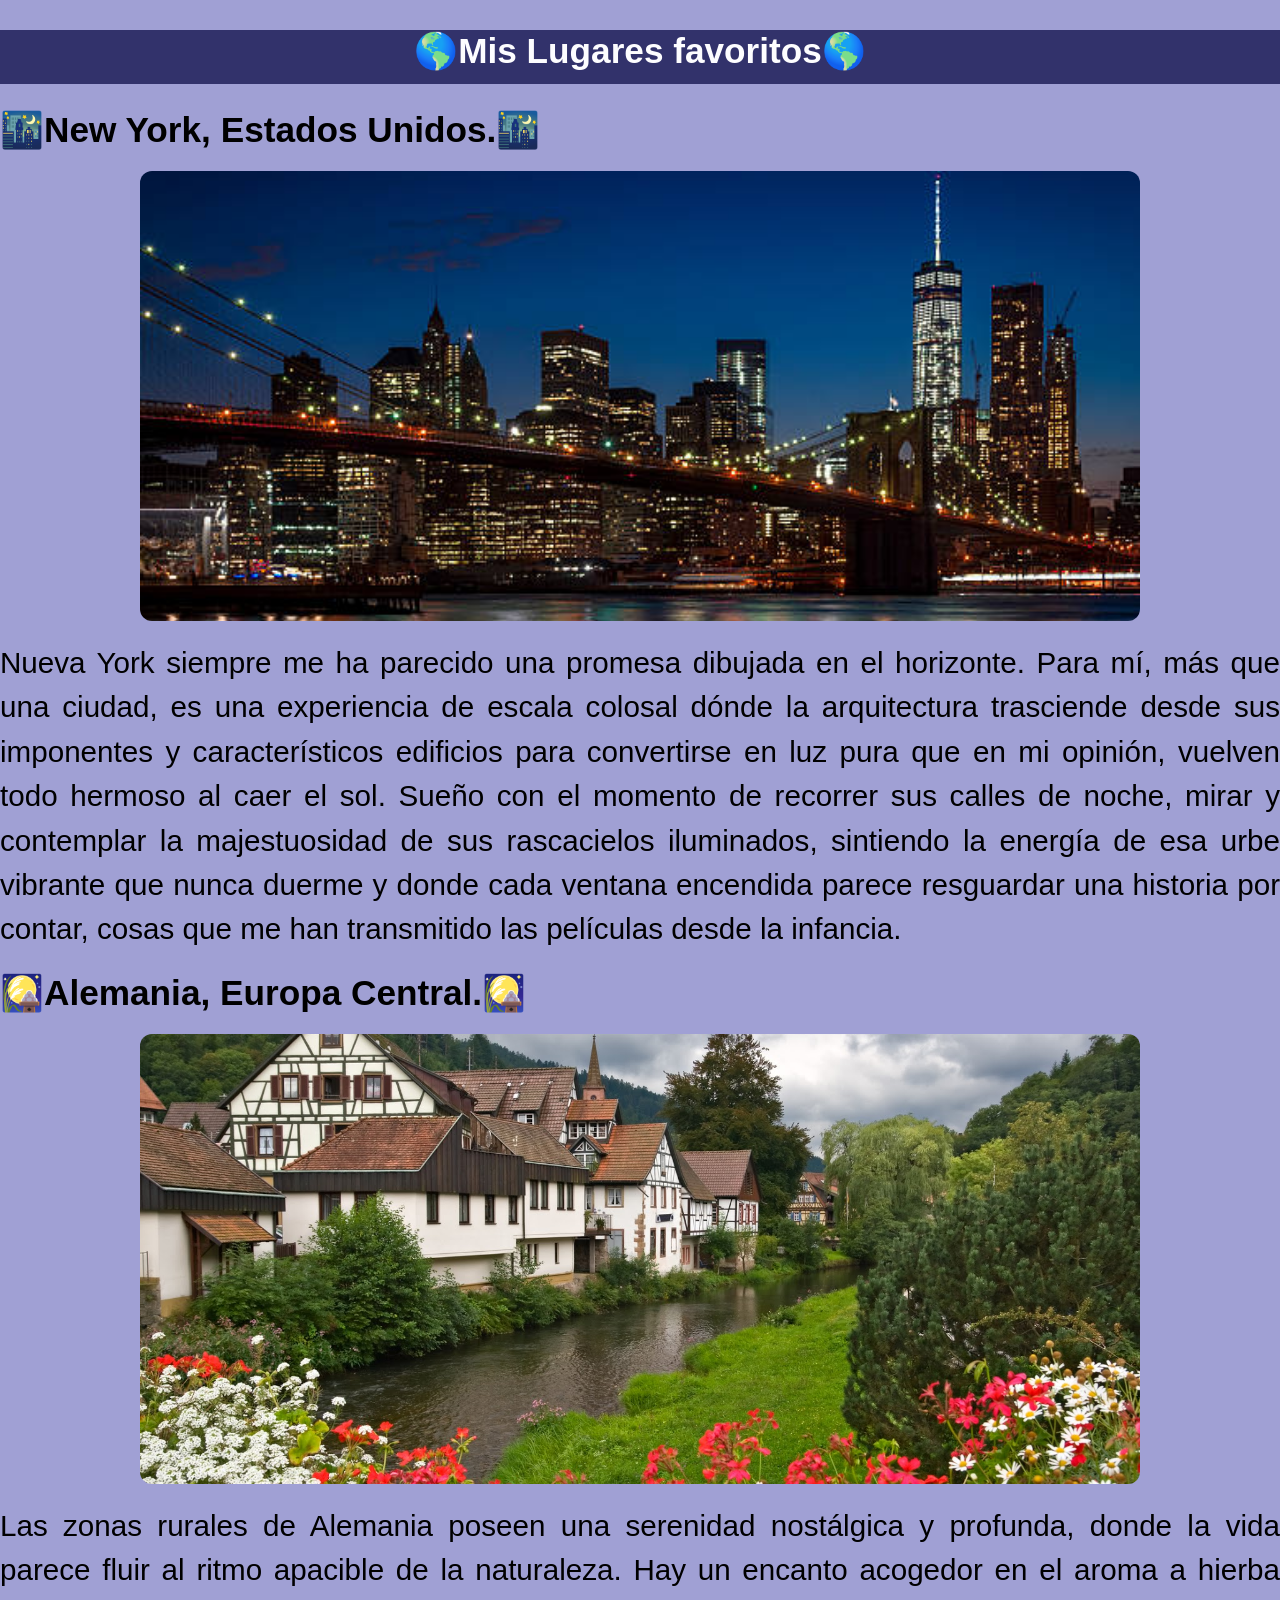
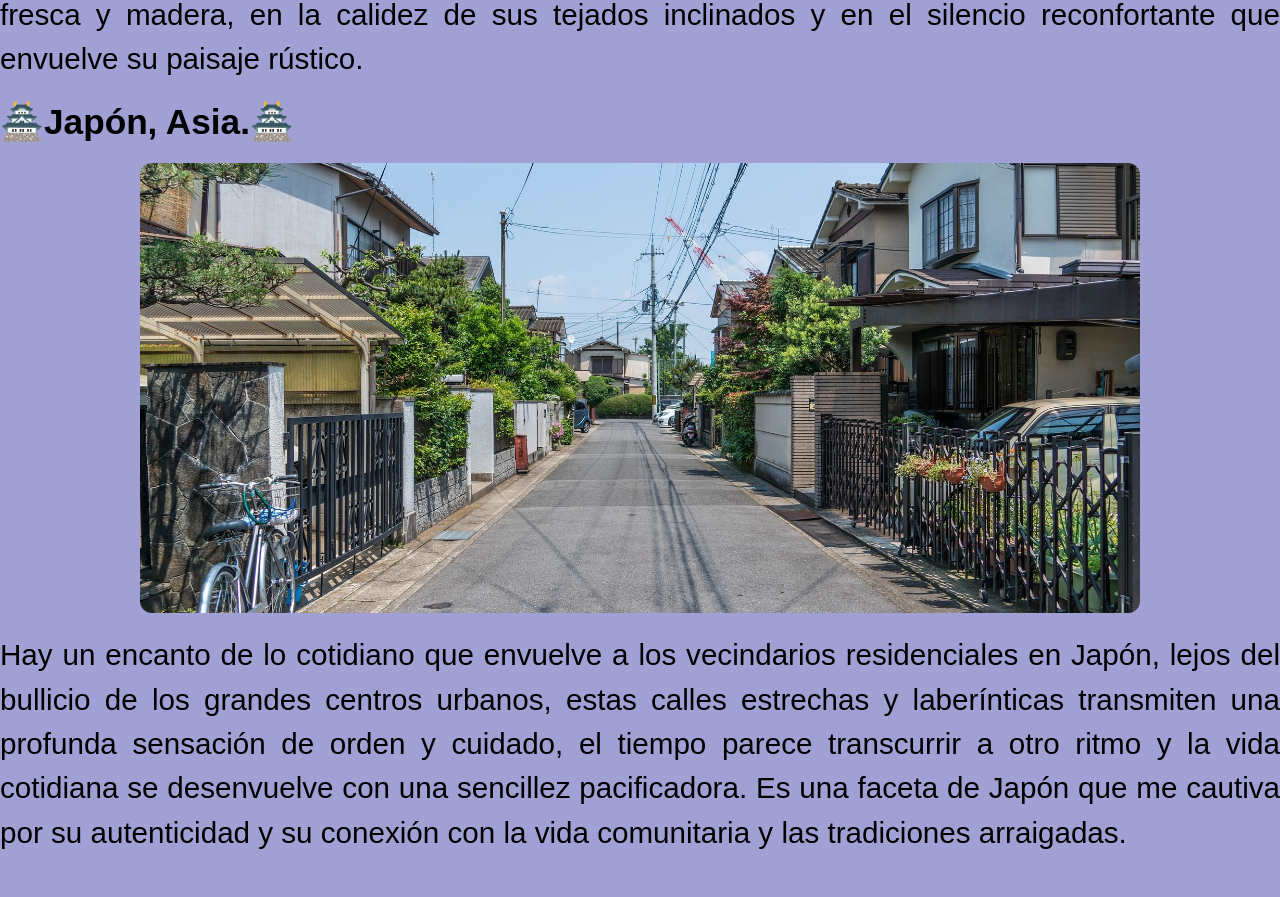
<file: ejercicios/viajes.html>
<!DOCTYPE html>
<html lang="en">
<head>
    <meta charset="UTF-8">
    <meta name="viewport" content="width=device-width, initial-scale=1.0">
    <title>Document</title>
    <link rel="stylesheet" href="../css/viajes.css">
</head>
<body>
    <header>
        <h1>&#127758;Mis Lugares favoritos&#127758;</h1>
    </header>
    <main>
        <section>
            <article>
                <h2>&#127747;New York, Estados Unidos.&#127747;</h2>
                <img src="../imagenes/newyork.jpg" alt="New York">
                <p>Nueva York siempre me ha parecido una promesa dibujada en el horizonte. Para mí, más que una ciudad, es una experiencia de escala colosal dónde la arquitectura trasciende desde sus imponentes y característicos edificios para convertirse en luz pura que en mi opinión, vuelven todo hermoso al caer el sol. Sueño con el momento de recorrer sus calles de noche, mirar y contemplar la majestuosidad de sus rascacielos iluminados, sintiendo la energía de esa urbe vibrante que nunca duerme y donde cada ventana encendida parece resguardar una historia por contar, cosas que me han transmitido las películas desde la infancia.</p>
            </article>
        </section>
        <section>
            <article>
                <h2>&#127889;Alemania, Europa Central.&#127889;</h2>
                <img src="../imagenes/alemania.jpg" alt="Alemania">
                <p>Las zonas rurales de Alemania poseen una serenidad nostálgica y profunda, donde la vida parece fluir al ritmo apacible de la naturaleza. Hay un encanto acogedor en el aroma a hierba fresca y madera, en la calidez de sus tejados inclinados y en el silencio reconfortante que envuelve su paisaje rústico.</p>
            </article>
        </section>
        <section>
            <article>
                <h2>&#127983;Japón, Asia.&#127983;</h2>
                <img src="../imagenes/japon.jpg" alt="Japón">
                <p>Hay un encanto de lo cotidiano que envuelve a los vecindarios residenciales en Japón, lejos del bullicio de los grandes centros urbanos, estas calles estrechas y laberínticas transmiten una profunda sensación de orden y cuidado, el tiempo parece transcurrir a otro ritmo y la vida cotidiana se desenvuelve con una sencillez pacificadora. Es una faceta de Japón que me cautiva por su autenticidad y su conexión con la vida comunitaria y las tradiciones arraigadas.</p>
            </article>
        </section>
    </main>
</body>
</html>
</file>
<file: css/articulo.css>
/*ARTICULO CSS*/

* {margin: 0;
    padding: 0; }

body {background-color: rgb(180, 182, 255);}

h1 {background-color: rgb(115, 117, 191);
    text-align: center;
}

/*ENCABEZADOS*/

* {
    box-sizing: border-box;
    margin: 0;
    padding: 0;
}

body {
    font-family: "Mulish", "Segoe UI", sans-serif;
    background-color: rgb(212, 221, 255);
    color: #111;
    padding: 30px 0;
}


/* Estilo del Título SEO / Header */
h1 {
    font-weight: 900;
    font-size: 2.2em;
    text-align: center;
    padding-bottom: 12px;
    margin-bottom: 25px;
    border-bottom: 3px solid black;
    color: #2f3476;
}

/* Subtítulos de cada punto */
h2 {
    font-size: 2.20rem;
    font-weight: 700;
    color: #191921;
    margin-top: 20px;
    margin-bottom: 6px;

}

h3 {
    font-weight: 1000;
    font-size: 2.4em;
}

/* Párrafos compactos */
p {
    font-size: 1.85rem;
    line-height: 1.5;
    margin-bottom: 12px;
    text-align: justify;
    color: #36366c;
}

/* Sección de video y CTA final */
.cta-section {
    background-color: #3b357b;
    color: white;
    padding: 25px;
    border-radius: 6px;
    text-align: center;
    margin-top: 30px;
}

.cta-section h3 {
    font-size: 1.3rem;
    margin-bottom: 10px;
}

.cta-section p {
    color: #cad0df;
    text-align: center;
    margin-bottom: 15px;
}

.btn-cta {
    display: inline-block;
    background-color: #e63946;
    color: white;
    padding: 10px 20px;
    border-radius: 4px;
    text-decoration: none;
    font-weight: bold;
    font-size: 0.9rem;
}

.btn-cta:hover {
    background-color: #d90429;
}

/*LAYOUT*/
#principal article{
    padding: 20px 40px 10px 40px;
    background-color: rgb(142, 145, 223);
    width: 85%;
    margin: 0px auto;
}

.contenedor {
    /*background-color: rgb(88, 90, 167);*/
    margin: 0px auto;
    box-sizing: border-box;
    padding-bottom: 30px;
}

.container{
    display: flex;
    /*background-color: rgb(140, 100, 200);*/
    margin: 0px auto;
    box-sizing: border-box;
    flex-flow: row;
    justify-content: space-evenly;
    min-height: 140px;


}

footer {
    /*background-color: rgb(206, 208, 255);*/
    text-align: center;
    padding: 30px 0px;
    margin-top: 25px;
    font-size: 1.2em;
}

.items{
    /*background-color: rgb(88, 90, 167);*/
    box-sizing: border-box;
    padding: 20px 0px 20px 0px;
}

img {
    width: 500px;
    height: 300px;
    /*width: 90%;*/
}

.article-image {
    width: 100%;
    margin: 25px 0px;
}

.image-grid-2 {
    display: grid;
    grid-template-columns: 1fr 1fr;
    gap: 20px;
    margin: 25px 0px;
}

.image-grid-3 {
    display: grid;
    grid-template-columns: repeat(3, 1fr);
    gap: 15px;
    margin: 25px 0px;
}


#principal p{
    padding: 16px 0px;
    font-size: 24px;
}

/*@media (max-width: 768px) {
            .container {
                width: 90%;
                padding: 20px;
            }
            .image-grid-2, .image-grid-3 {
                grid-template-columns: 1fr;
    }
}*/

.main-content {
    width: 70%;
    margin: 0 auto;
}
</file>
<file: css/cards.css>
/* DOCUMENTO CSS*/
* { margin: 0;
    padding: 0; }


body { font-family: "Montserrat", sans-serif; }

/*Encabezados*/

h2 { text-align: center;
     font-size: 3em;
     text-decoration: underline;
     font-weight: 600;
     padding-bottom: 32px;
 }

h3 { font-size: 2em; }

/*LAYOUT*/

section#cards-sec { background-color: #cfefd8;
                    min-height: 400px;
                    padding: 60px 0px; }

.container {
             padding: 16px;
             box-sizing: border-box;
             width: 85%;
             margin: 0px auto 0px auto;
             display: flex;
             flex-flow: row wrap;
             justify-content: space-between;
             min-height: 1px;
             /* align-items: stretch;*/ }



.items { width: 31%;
         min-height: 140px;
          }

.container img { width: 100%;
                 margin-bottom: 16px;
                  }

.prof { font-weight: 800;
        text-decoration: underline; }

.container p { line-height: 1.5;
               font-size: 18px;
               text-align: justify; }

.contenido p:nth-child(2) { padding-bottom: 16px; }

.card { background-color: white;
        border-radius: 16px;
        overflow: hidden;
        box-sizing: border-box;
        box-shadow: 0px 0px 2px rgba(0, 0, 0, 0.723); }

.contenido { padding: 0px 16px 32px 16px;
             box-sizing: border-box; }
</file>
<file: css/flexbox.css>
/*DOCUMENTO CSS*/

* {margin: 0;
    padding: 0; }

body {background-color: rgb(9, 11, 115);}

h1 {background-color: rgb(133, 134, 181);
    text-align: center;}
</file>
<file: css/social.css>
/*DOCUMENTO CSS*/

* {
    margin: 0;
    padding: 0;
}

body {
    margin-top: 200px;
}

.container {
    width: 100%;
    margin: auto;
    padding: 16px;
    box-sizing: border-box;
    display: flex;
    flex-direction: column;
}

.items {
    width: 100%;
    min-height: 1px;
    font-size: 250px;
    text-align: center;
    padding: 16px;
    box-sizing: border-box;
}

.items i {
    color: #6ec49a;
}

.items i:hover {
    color: #000000;
}

.items i:active {
    color: #045016;
}

.items i.fb:hover {
    color: blue;
}

/*BREAKPOINT 768*/

@media only screen and (min-width:768px) {
    .container {
        flex-direction: row;
        justify-content: space-between;
    }

    .items {
        width: 31%;
        font-size: 200px;
        min-height: 1px;
    }
}
</file>
<file: css/viajes.css>
/*DOCUMENTO CSS*/

* {margin: 0;
    padding: 0;
}

h1 {background-color: rgb(50, 50, 107);
    text-align: center;}

        h1 {
            text-align: center;
            margin-bottom: 30px;
            color: #00193a;
            font-size: 2rem;
        }

h1 {
            text-align: center;
            margin-bottom: 30px;
            color: #fdfdff;
            font-size: 2rem;
        }

* {
    box-sizing: border-box;
    margin: 0;
    padding: 0;
}

body {
    font-family: "Mulish", "Segoe UI", sans-serif;
    background-color: rgb(160, 160, 212);
    padding: 30px 0;
}

h1 {
    font-weight: 900;
    font-size: 2.2em;
    text-align: center;
    padding-bottom: 12px;
    margin-bottom: 25px;
}

h2 {
    font-size: 2.20rem;
    font-weight: 700;
    margin-top: 20px;
    margin-bottom: 6px;

}

p {
    font-size: 1.85rem;
    line-height: 1.5;
    margin-bottom: 12px;
    text-align: justify;
}

/*LAYOUT*/
#principal article{
    padding: 20px 40px 10px 40px;
    width: 85%;
    margin: 0px auto;
}

.contenedor {
    margin: 0px auto;
    box-sizing: border-box;
    padding-bottom: 30px;
}

.container{
    display: flex;
    margin: 0px auto;
    box-sizing: border-box;
    flex-flow: row;
    justify-content: space-evenly;
    min-height: 140px;


}

footer {
    text-align: center;
    padding: 30px 0px;
    margin-top: 25px;
    font-size: 1.2em;
}

.items{
    box-sizing: border-box;
    padding: 20px 0px 20px 0px;
}

img {
    width: 500px;
    height: 300px;
    /*width: 90%;*/
}

main img {
    width: 100%;
    max-width: 1000px;
    height: 450px;
    object-fit: cover;
    border-radius: 12px;
    display: block;
    margin: 20px auto;
}

.article-image {
    width: 100%;
    margin: 25px 0px;
}

.image-grid-2 {
    display: grid;
    grid-template-columns: 1fr 1fr;
    gap: 20px;
    margin: 25px 0px;
}

.image-grid-3 {
    display: grid;
    grid-template-columns: repeat(3, 1fr);
    gap: 15px;
    margin: 25px 0px;
}


#principal p{
    padding: 16px 0px;
    font-size: 24px;
}

/*@media (max-width: 768px) {
            .container {
                width: 90%;
                padding: 20px;
            }
            .image-grid-2, .image-grid-3 {
                grid-template-columns: 1fr;
    }
}*/

.main-content {
    width: 70%;
    margin: 0 auto;
}
</file>
